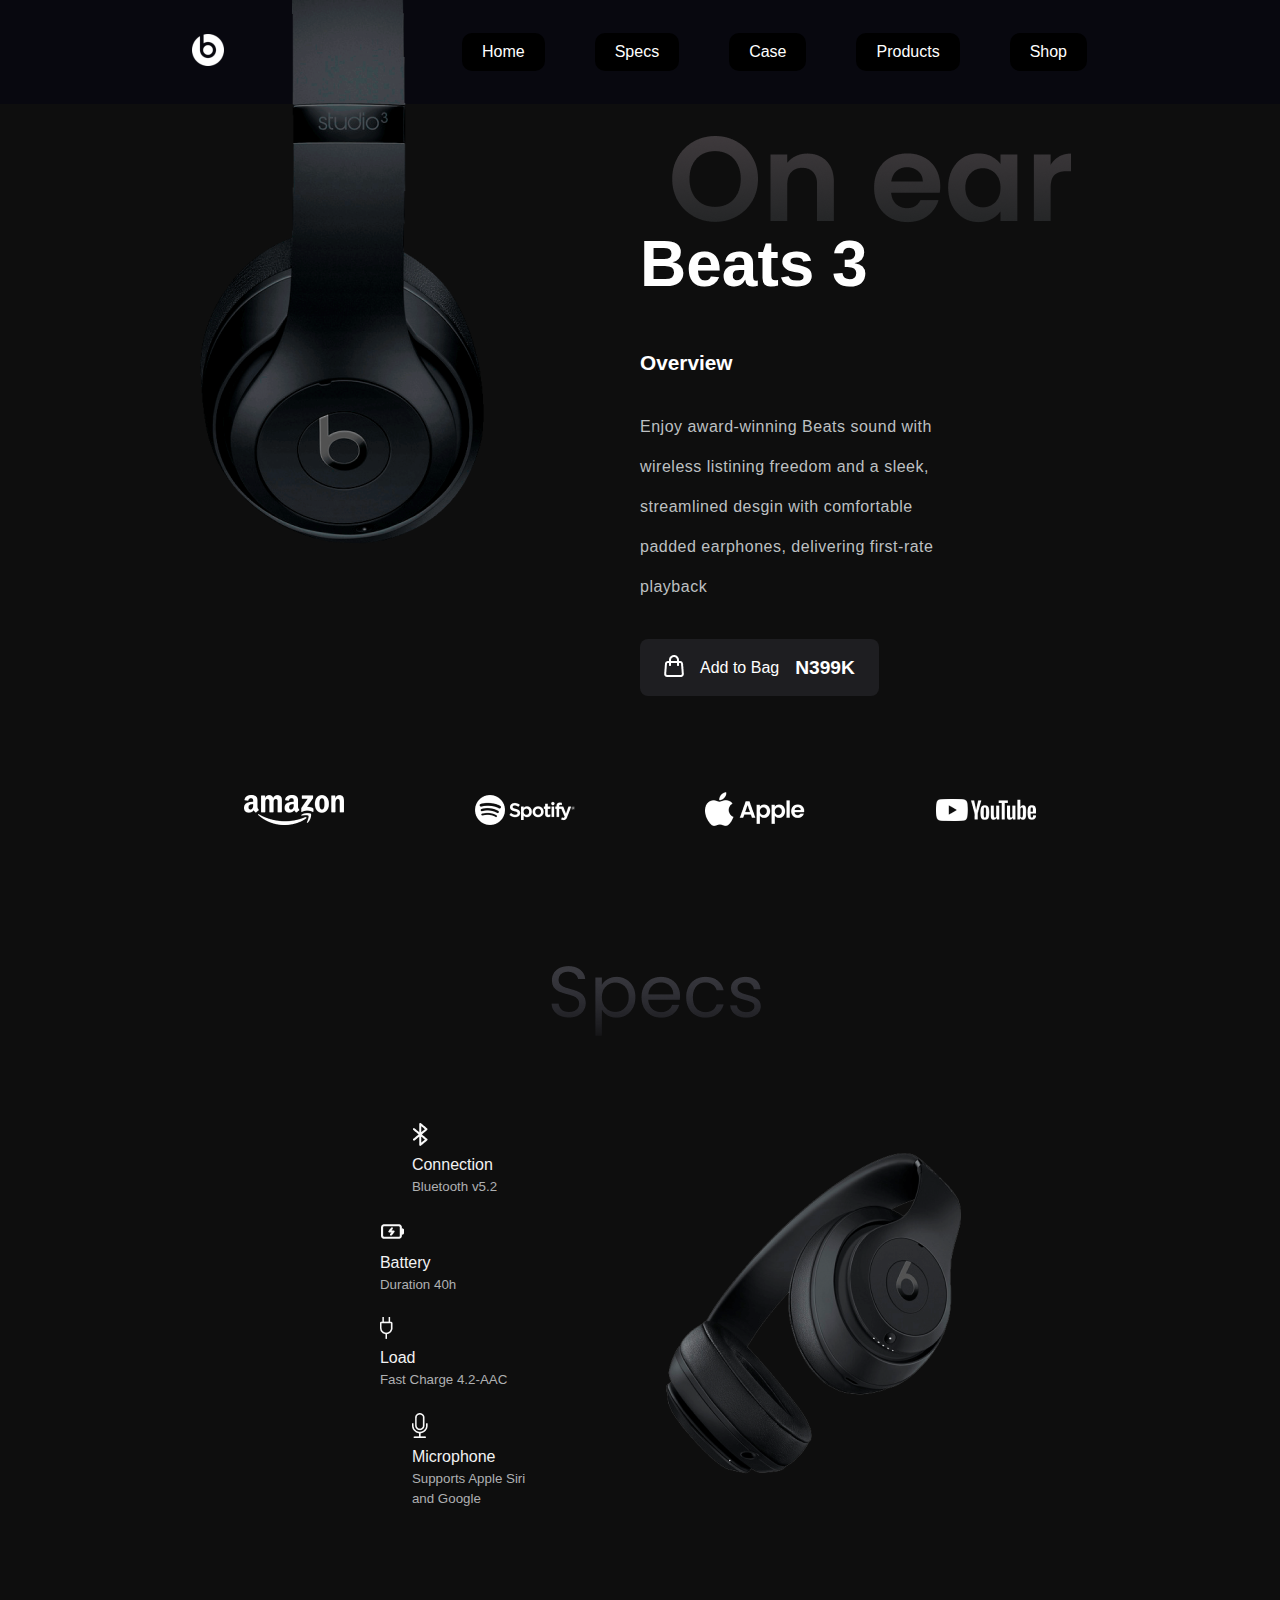
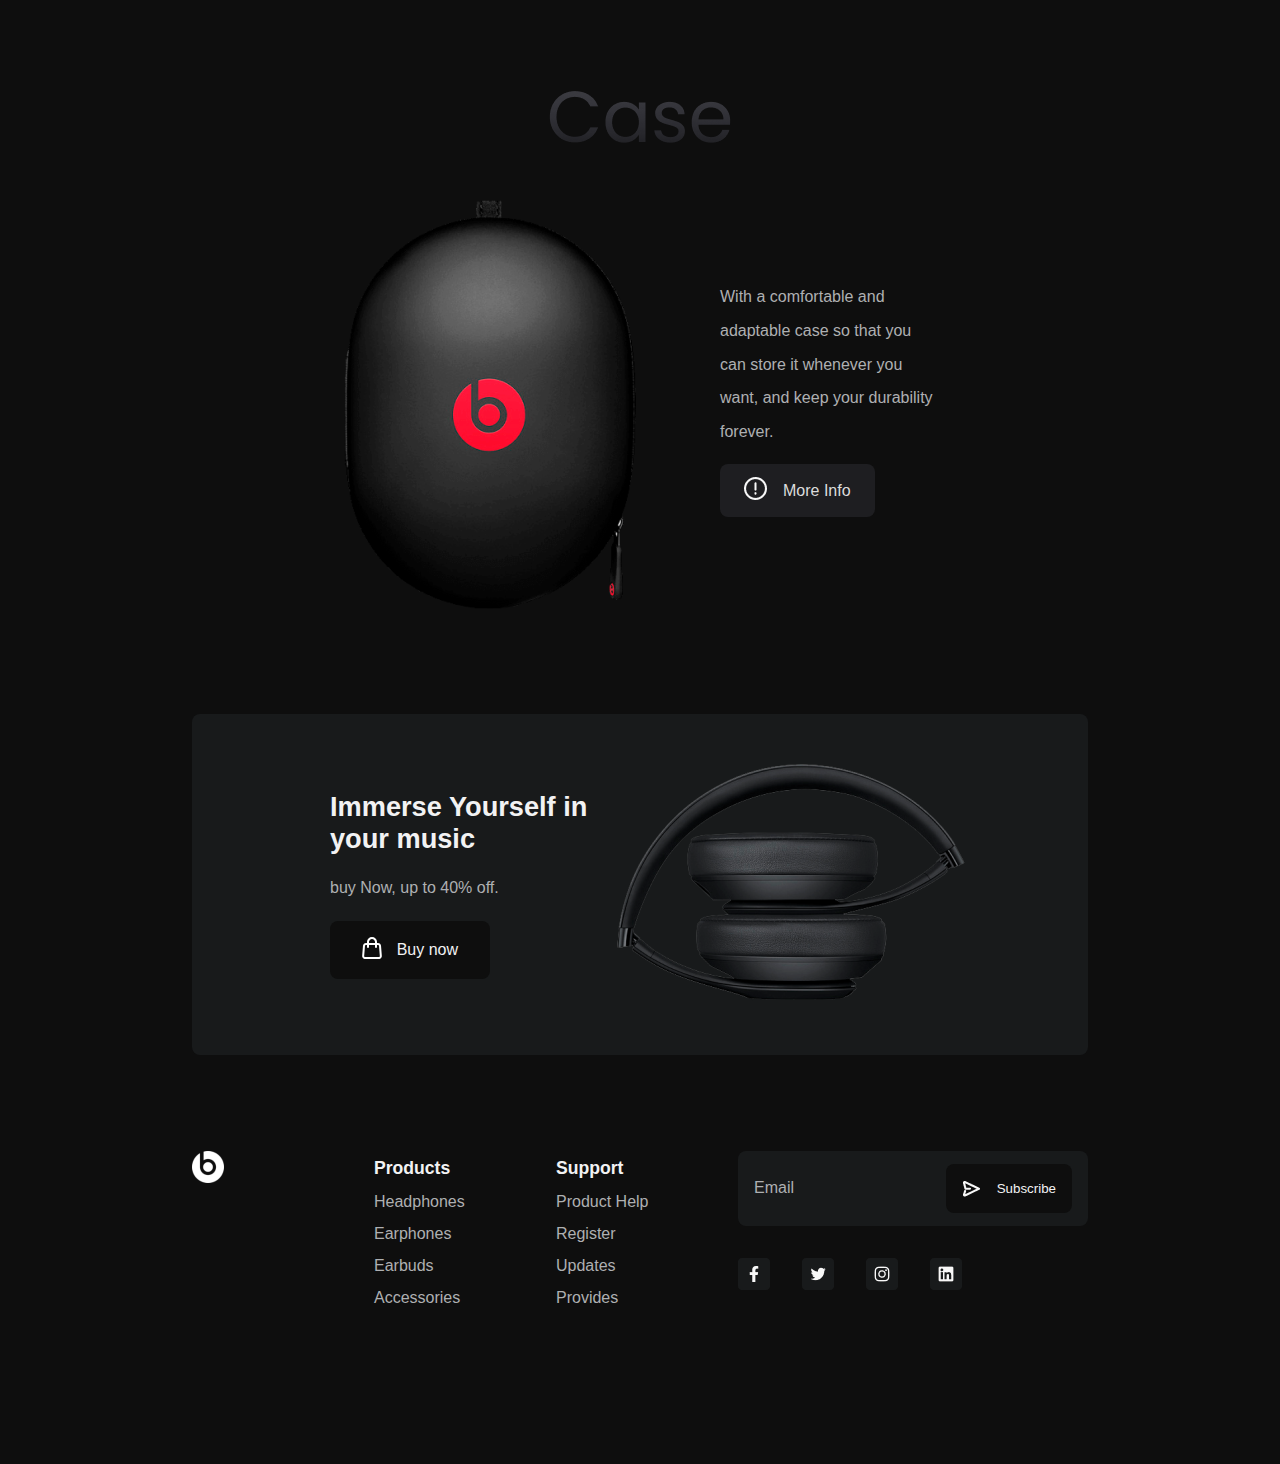
<file: Task-1_LandingPage/index.html>
<!DOCTYPE html>
<html lang="en">
  <head>
    <meta charset="UTF-8" />
    <meta http-equiv="X-UA-Compatible" content="IE=edge" />
    <meta name="viewport" content="width=device-width, initial-scale=1.0" />
    <link rel="stylesheet" href="style.css" />
    <title>Beats Landing Page</title>
  </head>

  <body>
    <nav>
      <div class="nav-container">
        <div>
          <img src="./Photos/beatsLogo.png" alt="" class="logo" />
        </div>
        <ul>
          <button class="home">Home</button>
          <button class="home">Specs</button>
          <button class="home">Case</button>
          <button class="home">Products</button>
          <button class="home">Shop</button>
        </ul>
      </div>
    </nav>
    <div class="section-2">
      <div class="section-2-container">
        <div class="left-content">
          <div>
            <img src="./Photos/mainImage.png" alt="" />
          </div>
        </div>
        <div class="right-content">
          <span>
            <img class="main-img" src="./Photos/onEar.png" alt="" />
          </span>
          <h1>Beats 3</h1>
          <h3>Overview</h3>
          <p>
            Enjoy award-winning Beats sound with wireless listining freedom and
            a sleek, streamlined desgin with comfortable padded earphones,
            delivering first-rate playback
          </p>
          <button class="bag">
            <span>
              <img src="./Icons/shoppingBag.png" alt="" />
            </span>
            <span>Add to Bag</span>
            <span>N399K</span>
          </button>
        </div>
      </div>
    </div>
  
    <div class="section-3">
      <div class="section-3-container">
        <img src="./Photos/amazonLogo.png" alt="" />
        <img src="./Photos/spotifyLogo.png" alt="" />
        <img src="./Photos/appleLogo.png" alt="" />
        <img src="./Photos/youtubeLogo.png" alt="" />
      </div>
    </div>
    <div class="section-4">
      <div class="section-4-container">
        <div class="title">
          <img src="./Icons/specsLogo.png" alt="" />
        </div>
        <div class="content">
          <div class="left-content">
            <div>
              <img src="./Icons/bluetooth.png" alt="" />
              <p>Connection</p>
              <small>Bluetooth v5.2</small>
            </div>
            <div>
              <img src="./Icons/battery.png" alt="" />
              <p>Battery</p>
              <small>Duration 40h</small>
            </div>
            <div>
              <img src="./Icons/charger.png" alt="" />
              <p>Load</p>
              <small>Fast Charge 4.2-AAC</small>
            </div>
            <div>
              <img src="./Icons/mic.png" alt="" />
              <p>Microphone</p>
              <small>Supports Apple Siri and Google</small>
            </div>
          </div>
          <div class="right-content">
            <div>
              <img src="./Photos/specsImage.png" alt="" />
            </div>
          </div>
        </div>
      </div>
    </div>
    <div class="section-5">
      <div class="section-5-container">
        <div class="title">
          <img src="./Icons/caseLogo.png" alt="" />
        </div>
        <div class="section-5-content">
          <div class="left-content">
            <div>
              <img src="./Photos/caseImage.png" alt="" />
            </div>
          </div>
          <div class="right-content">
            <p>
              With a comfortable and adaptable case so that you can store it
              whenever you want, and keep your durability forever.
            </p>
            <button class="more">
              <span>
                <img src="./Icons/group.png" alt="" />
              </span>
              <span>More Info</span>
            </button>
          </div>
        </div>
      </div>
    </div>
    <div class="section-6">
      <div class="section-6-container">
        <div class="main-content">
          <div class="left-content">
            <p>Immerse Yourself in your music</p>
            <small>buy Now, up to 40% off.</small>
            <button>
              <span>
                <img src="./Icons/Group.svg" alt="" />
              </span>
              <span>Buy now</span>
            </button>
          </div>
          <div class="right-content">
            <div>
              <img src="./Photos/buyNowSectionImage.png" alt="" />
            </div>
          </div>
        </div>
      </div>
    </div>
    <!-- footer -->
    <footer class="footer">
      <div class="footer-container">
        <div>
          <img src="./Photos/beatsLogo.png" alt="" />
        </div>
        <div>
          <ul>
            <li>Products</li>
            <li>Headphones</li>
            <li>Earphones</li>
            <li>Earbuds</li>
            <li>Accessories</li>
          </ul>
        </div>
        <div>
          <ul>
            <li>Support</li>
            <li>Product Help</li>
            <li>Register</li>
            <li>Updates</li>
            <li>Provides</li>
          </ul>
        </div>
        <div>
          <div class="email-container">
            <div class="email">
              <span>Email</span>
            </div>
            <div class="subscribe-button">
              <button>
                <img src="./Icons/rightArrow.png" alt="" /> Subscribe
              </button>
            </div>
          </div>
          <div class="social">
            <ul>
              <li><img src="./Icons/facebook.png" /></li>
              <li><img src="./Icons/twitter.png" /></li>
              <li><img src="./Icons/instagram.png" /></li>
              <li><img src="./Icons/linkedin.png" /></li>
            </ul>
          </div>
        </div>
      </div>
    </footer>
  </body>
</html>
</file>
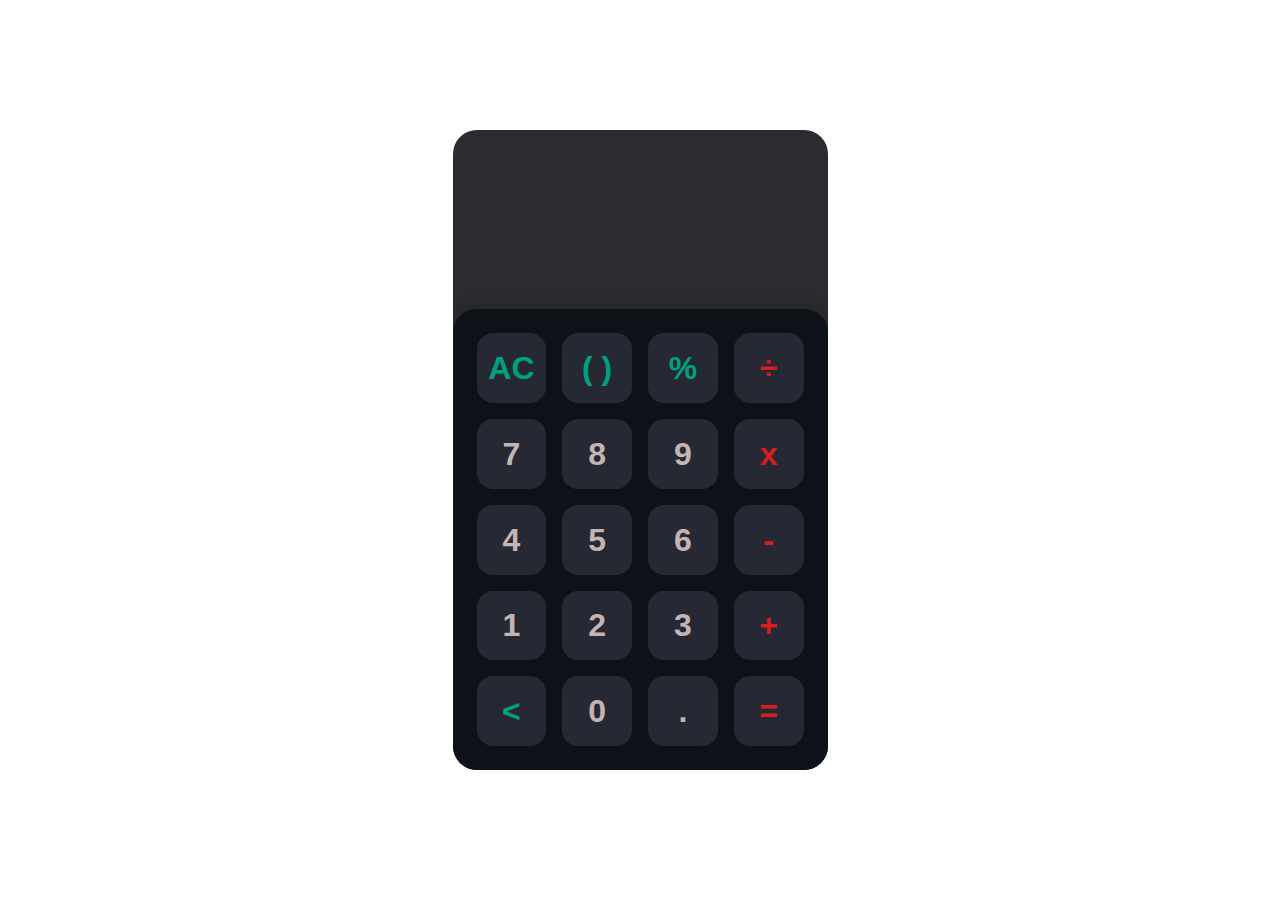
<file: Task-3_Calculator/index.html>
<!DOCTYPE html>
<html lang="en">
<head>
	<meta charset="UTF-8">
	<meta http-equiv="X-UA-Compatible" content="IE=edge">
	<meta name="viewport" content="width=device-width, initial-scale=1.0">
	<title>Calculator</title>
	<link rel="stylesheet" href="style.css" />
</head>
<body>
	
	<div class="app">

		<div class="calculator">

			<div class="display">
				<div class="content">
					<div class="input"></div>
					<div class="output"></div>
				</div>
			</div>

			<div class="keys">

				<div data-key="clear" class="key action">
					<span>AC</span>
				</div>

				<div data-key="brackets" class="key action">
					<span>( )</span>
				</div>

				<div data-key="%" class="key action">
					<span>%</span>
				</div>

				<div data-key="/" class="key operator">
					<span>÷</span>
				</div>

				<div data-key="7" class="key">
					<span>7</span>
				</div>

				<div data-key="8" class="key">
					<span>8</span>
				</div>

				<div data-key="9" class="key">
					<span>9</span>
				</div>

				<div data-key="*" class="key operator">
					<span>x</span>
				</div>

				<div data-key="4" class="key">
					<span>4</span>
				</div>

				<div data-key="5" class="key">
					<span>5</span>
				</div>

				<div data-key="6" class="key">
					<span>6</span>
				</div>

				<div data-key="-" class="key operator">
					<span>-</span>
				</div>

				<div data-key="1" class="key">
					<span>1</span>
				</div>

				<div data-key="2" class="key">
					<span>2</span>
				</div>

				<div data-key="3" class="key">
					<span>3</span>
				</div>

				<div data-key="+" class="key operator">
					<span>+</span>
				</div>

				<div data-key="backspace" class="key action">
					<span>&lt;</span>
				</div>

				<div data-key="0" class="key">
					<span>0</span>
				</div>

				<div data-key="." class="key">
					<span>.</span>
				</div>
				
				<div data-key="=" class="key operator">
					<span>=</span>
				</div>
			</div>

		</div>

	</div>

	<script src="main.js"></script>
</body>
</html>
</file>
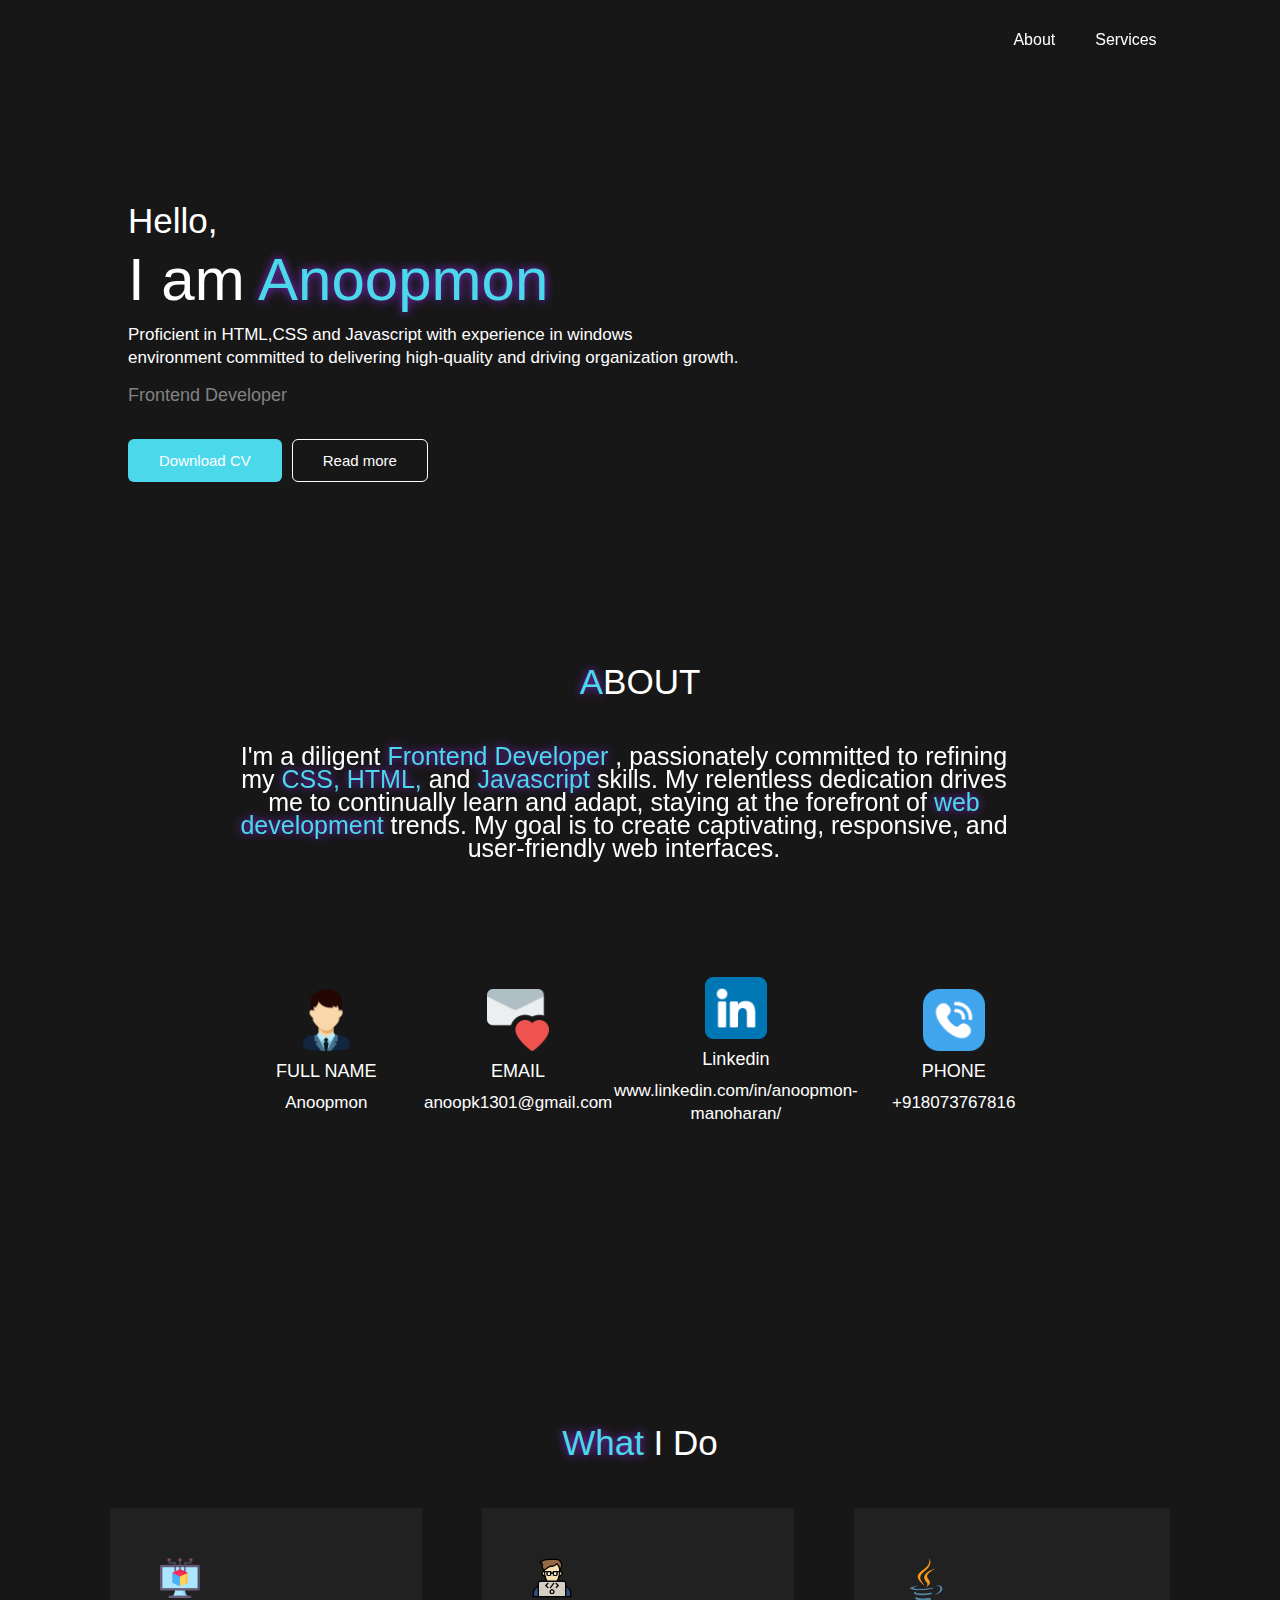
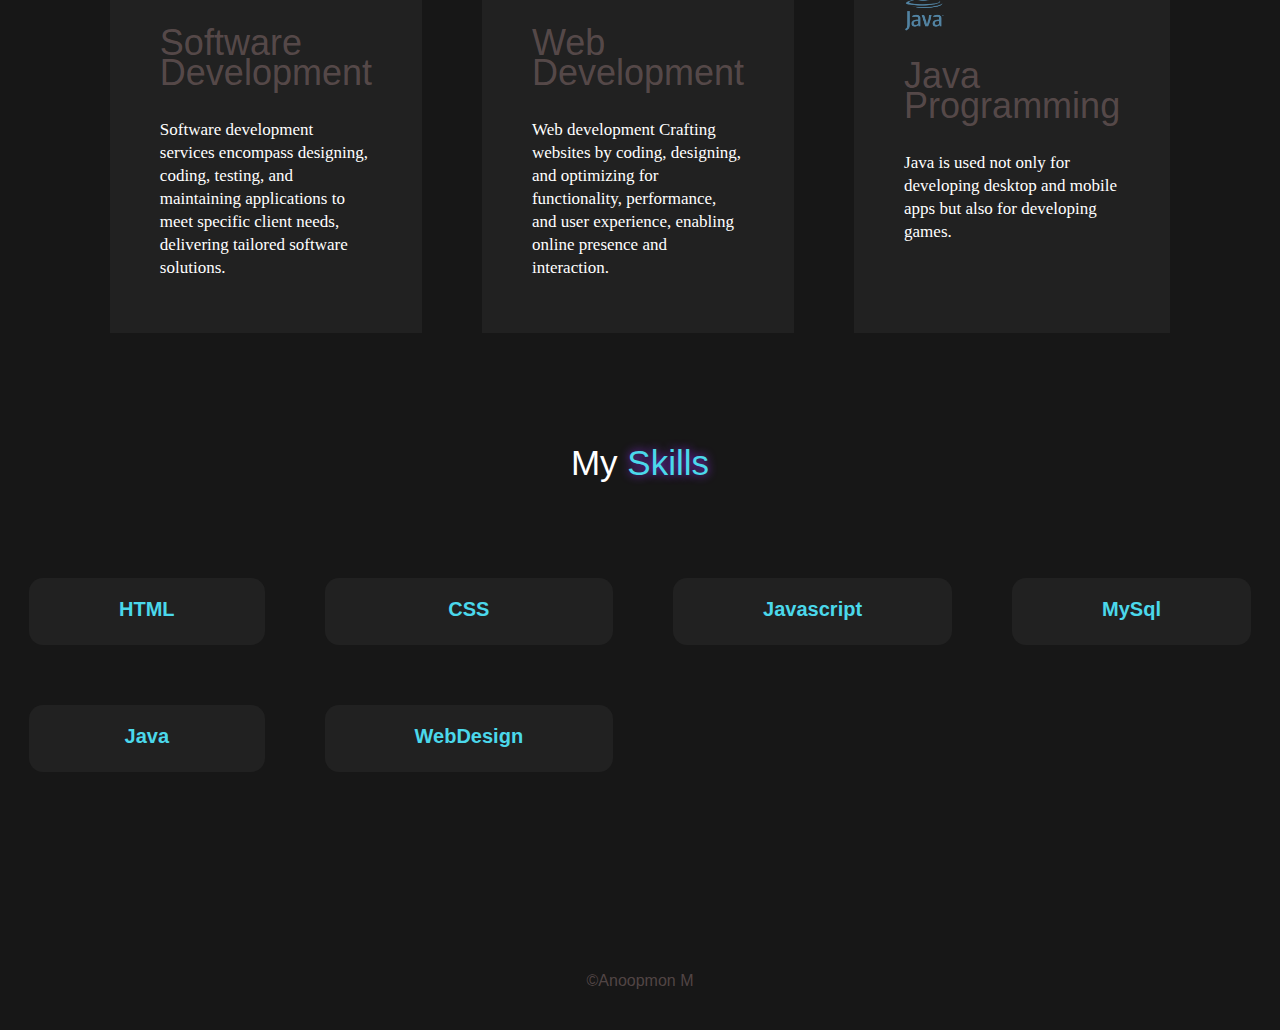
<file: Task-2_Portfolio/protofolio.html>
<!DOCTYPE html>
<html lang="en">

<head>
    <meta charset="UTF-8">
    <meta name="viewport" content="width=device-width, initial-scale=1.0">
    <link rel="stylesheet" href="app.css">
    <link rel="stylesheet" href="https://cdnjs.cloudflare.com/ajax/libs/font-awesome/6.4.2/css/all.min.css"/>
    <title>Portfolio</title>
    
    
</head>

<body>
    <nav>
        <div class="container nav-container">
            <a href="" class="logo">
                <img src="web-developer-logo-design-29b5d4.png" alt="">
            </a>
            <ul>
                <li><a href="#About">About </a></li>
                <li><a href="#Services">Services</a></li>
            </ul>
        </div>
    </nav>
    <header>
        <div class="header-container container">
            <div class="header-left">
                <h1>
                    Hello,

                    <p class="name"> I am <span>Anoopmon</span></p>
                </h1>
                <p>Proficient in HTML,CSS and Javascript with
                    experience in windows<br> environment
                    committed to delivering high-quality and driving organization growth.
                </p>

                <h5>Frontend Developer</h5>
                <br>
                <div class="header-action-aria">
                    <a href="Anoopmon M (2).pdf" download class="btn btn-primary">Download CV</a>
                    <a href="" class="btn">Read more</a>
                </div>
            </div>
    </header>

    <section id="About">
        <h1><span>A</span>BOUT</h1>
        <div class="container about-container">
            <p>I'm a diligent <span>Frontend Developer </span>, passionately committed to refining my <span> CSS, HTML,
                </span> and <span> Javascript </span> skills. My
                relentless dedication drives me to continually learn and adapt, staying at the forefront of <span>web
                    development</span> trends. My goal is to create captivating, responsive, and user-friendly web
                interfaces.</p>
        </div>
    </section>
    <section>
        <div class="about-content">
            <article class="about-article">
                <img src="man.png" alt="">
                <h5>FULL NAME</h5>
                <p>Anoopmon</p>

            </article>
            <article class="about-article">
                <img src="email.png" alt="">
                <h5>EMAIL</h5>
                <p>anoopk1301@gmail.com </p>

            </article>
            <article class="about-article">
                <img src="linkedin.png" alt="">
                <h5>Linkedin</h5>
                <p>www.linkedin.com/in/anoopmon-manoharan/</p>

            </article>
            <article class="about-article">
                <img src="telephone-call.png" alt="">
                <h5>PHONE </h5>
                <p>+918073767816</p>

            </article>
        </div>
    </section>
    <section id="Services">
        <h1><span>What</span> I Do</h1>

        <div class="container services-container">
            <article class="services-article">
                <img src="software.png" alt="">
                <h2>Software Development</h2>
                <p>Software development services encompass designing, coding, testing, and maintaining applications to
                    meet specific client needs, delivering tailored software solutions.</p>
            </article>
            <article class="services-article">
                <img src="coding.png" alt="">
                <h2>Web
                    Development</h2>
                <p>Web development

                    Crafting websites by coding, designing, and optimizing for functionality, performance, and user
                    experience, enabling online presence and interaction.</p>
            </article>
            <article class="services-article">
                <img src="Java_programming_language_logo.svg.png" alt="">
                <h2>Java Programming</h2>
                <p>

                    Java is used not only for developing desktop and mobile apps but also for developing games.</p>
            </article>
        </div>
    </section>

    <section id="skills">
        <h1>My <span>Skills</span></h1>
        <div class="container skills-container">
            <article class="skill-article">

                <h4>HTML </h4>
            </article>
            <article class="skill-article">

                <h4>CSS</h4>
            </article>
            <article class="skill-article">

                <h4>Javascript</h4>
            </article>
            <article class="skill-article">

                <h4>MySql</h4>
            </article>
            <article class="skill-article">

                <h4>Java</h4>
            </article>
            <article class="skill-article">

                <h4>WebDesign</h4>
            </article>


        </div>
    </section>
    <footer>
        &copy;Anoopmon M

    </footer>
    <script src="script.js"></script>

</body>
</html>
</file>
<file: Task-1_LandingPage/style.css>
* {
  padding: 0;
  margin: 0;
  box-sizing: border-box;
}

.home {
  color: white;
  background-color: black;
  border: none; 
  padding: 10px 20px;
  margin: 1px;
  font-size: 16px;
  cursor: pointer;
  border-radius: 10px;
  transition: background-color 0.3s ease, color 0.3s ease;
}

.home:hover {
  background-color: #54626b;
  color: #fff;
  box-shadow: 0 0 5px white;
}


body {
   background-color: #1515cf; 
  background-color: #fff;
  max-width: 1440px;
  overflow-x: hidden;
  margin: 0 auto;
  font-family: sans-serif;
}

nav {
  background-color: #08080f;
  padding: 2rem 15%;
  color: #fff;
}

.nav-container {
  display: flex;
  justify-content: space-between;
  align-items: center;
}

.nav-container ul {
  display: flex;
  align-items: center;
  gap: 3rem;
  font-weight: 600;
}

li {
  list-style-type: none;
}

.nav-container ul li:last-child button {
  margin-left: 4rem;
  background-color: #1e1e21;
  padding: 1rem 3rem;
  border-radius: 0.5rem;
  -webkit-border-radius: 0.5rem;
  -moz-border-radius: 0.5rem;
  -ms-border-radius: 0.5rem;
  -o-border-radius: 0.5rem;
  color: #fff;
  border: 0;
  font-size: 1rem;
}

.section-2 {
  background-color: #0e0e0e;
  padding: 2rem 15%;
  color: #fff;
}

.section-2-container {
  width: 100%;
  display: flex;
}

.section-2-container .left-content,
.section-2-container .right-content {
  width: 50%;
  position: relative;
}

.section-2-container .left-content img {
  position: absolute;
  top: -18rem;
  left: 0rem;
}

.section-2-container .right-content h1 {
  font-size: 4rem;
  margin-bottom: 50px;
}

.section-2-container .right-content h3 {
  font-size: 1.3rem;
  margin-bottom: 2rem;
}

.section-2-container .right-content p {
  color: #bdc0c2;
  line-height: 2.5;
  letter-spacing: 0.5px;
  width: 70%;
  margin-bottom: 2rem;
}

.section-2-container .right-content button {
  padding: 1rem 1.5rem;
  background-color: #1e1e21;
  color: #fff;
  display: flex;
  align-items: center;
  justify-content: space-between;
  gap: 1rem;
  border-radius: 0.5rem;
  -webkit-border-radius: 0.5rem;
  -moz-border-radius: 0.5rem;
  -ms-border-radius: 0.5rem;
  -o-border-radius: 0.5rem;
  border: none;
  cursor: pointer;
}

.section-2-container .right-content button span:nth-child(2) {
  font-size: 1rem;
}

.section-2-container .right-content button span:nth-child(3) {
  font-weight: 900;
  font-size: 1.2rem;
}

.bag:hover{
  background-color: #54626b;
  color: #fff;
  box-shadow: 0 0 5px white;
}
.main-img {
  position: relative;
  left: 2rem;
}

@media screen and (max-width: 1216px) {
  .section-2-container .left-content img {
    left: 3rem;
  }
  .section-2-container .right-content p {
    width: 80%;
  }
}

.section-3 {
  background-color: #0e0e0e;
  padding: 4rem 10%;
  color: #fff;
}

.section-3-container {
  display: flex;
  justify-content: space-around;
  align-items: center;
  width: 90%;
  margin: 0 auto;
}

.section-4 {
  background-color: #0e0e0e;
  padding: 4rem 10%;
  color: #f2f2f3;
}

.title {
  text-align: center;
}

.section-4-container {
  display: flex;
  flex-direction: column;
}

.section-4-container .content {
  display: flex;
  justify-content: center;
  align-items: center;
  gap: 80px;
  padding: 3rem 0;
}

.section-4-container div {
  padding: 0.7rem;
}

.section-4-container div:nth-child(2),
.section-4-container div:nth-child(3) {
  position: relative;
  left: -1rem;
}
.section-4-container div:first-child,
.section-4-container div:last-child {
  position: relative;
  left: 1rem;
}

.section-4-container .left-content div {
  line-height: 1.5;
}

.section-4-container .left-content div small {
  color: #aeb0b2;
  display: block;
}

.section-4-container .left-content div:last-child small {
  color: #aeb0b2;
  width: 120px;
  display: block;
}

.section-5 {
  background-color: #0e0e0e;
  padding: 3rem 10%;
  color: #aeb0b2;
}

.section-5-container {
  display: flex;
  flex-direction: column;
  justify-content: center;
  align-items: center;
}

.section-5-content {
  display: flex;
  justify-content: center;
  align-items: center;
  gap: 80px;
  padding: 3rem 0;
}

.section-5-content .right-content {
  width: 220px;
  line-height: 2.1;
}

.section-5-content .right-content button {
  display: flex;
  align-items: center;
  gap: 1rem;
  padding: 0.8rem 1.5rem;
  border: 0;
  border-radius: 0.5rem;
  -webkit-border-radius: 0.5rem;
  -moz-border-radius: 0.5rem;
  -ms-border-radius: 0.5rem;
  -o-border-radius: 0.5rem;
  background-color: #1e1e21;
  color: #dcdcdc;
  font-size: 1rem;
  margin: 1rem 0;
  cursor: pointer;
}

.section-5-content .right-content button:hover{
  box-shadow: 0 0 5px white;
}

.section-6 {
  color: #aeb0b2;
  background-color: #0e0e0e;
  padding-bottom: 3rem;
}

.section-6-container {
  background-color: #181a1b;
  margin: 0 15%;
  padding: 3rem 10%;
  border-radius: 0.5rem;
  -webkit-border-radius: 0.5rem;
  -moz-border-radius: 0.5rem;
  -ms-border-radius: 0.5rem;
  -o-border-radius: 0.5rem;
}

.section-6-container .main-content {
  width: 100%;
  display: flex;
  justify-content: center;
}

.section-6-container .main-content .left-content,
.section-6-container .main-content .right-content {
  width: 50%;
}

.section-6-container .left-content {
  display: flex;
  flex-direction: column;
  justify-content: center;
  width: 300px !important;
}

.section-6-container .left-content p {
  font-size: 1.7rem;
  font-weight: 600;
  color: #f2f2f3;
}

.section-6-container .left-content small {
  font-size: 1rem;
  padding: 1.5rem 0;
}

.section-6-container .left-content button {
  display: flex;
  align-items: center;
  justify-content: space-between;
  padding: 1rem 2rem;
  background-color: #0e0e0e;
  border: 0;
  border-radius: 0.5rem;
  -webkit-border-radius: 0.5rem;
  -moz-border-radius: 0.5rem;
  -ms-border-radius: 0.5rem;
  -o-border-radius: 0.5rem;
  width: 160px;
  color: #f2f2f3;
  font-size: 1rem;
  cursor: pointer;
}
.section-6-container .left-content button:hover {
  box-shadow: 0 0 5px white;
}

.section-6-container .right-content {
  display: flex;
  justify-content: center;
  align-items: center;
}

.footer {
  background-color: #0e0e0e;
  padding: 3rem 15%;
  color: #aeb0b2;
  padding-bottom: 150px;
}

.footer-container {
  display: grid;
  grid-template-columns: 1fr 1fr 1fr auto;
}

.footer-container div ul li {
  line-height: 2;
  cursor: pointer;
  margin-right: 1rem;
}
.footer-container div ul li:hover {
  background-color: #54626b;
  color: #fff;
  box-shadow: 0 0 2px white;

}
.footer-container div ul li:first-child {
  font-weight: 700;
  color: #f2f2f3;
  font-size: 1.1rem;
}

.email-container {
  width: 350px;
  background-color: #181a1b;
  display: flex;
  padding: 0.8rem 1rem;
  border-radius: 0.5rem;
  -webkit-border-radius: 0.5rem;
  -moz-border-radius: 0.5rem;
  -ms-border-radius: 0.5rem;
  -o-border-radius: 0.5rem;
  display: flex;
  justify-content: space-between;
  align-items: center;
}

.subscribe-button button {
  padding: 1rem 1rem;
  background-color: #0e0e0e;
  border: 0;
  border-radius: 0.5rem;
  -webkit-border-radius: 0.5rem;
  -moz-border-radius: 0.5rem;
  -ms-border-radius: 0.5rem;
  -o-border-radius: 0.5rem;
  color: #f2f2f3;
  display: flex;
  align-items: center;
  gap: 1rem;
}
.subscribe-button button:hover {
box-shadow: 0 0 5px white;
}

.social ul {
  margin-top: 2rem;
  display: flex;
  gap: 1rem;
}
</file>
<file: Task-3_Calculator/style.css>
* {
	margin: 0;
	padding: 0;
	box-sizing: border-box;
	font-family: sans-serif;
}

.app {
	display: flex;
	justify-content: center;
	align-items: center;
	height: 100vh;
}

.calculator {
	background-color: #2a2c30;
	width: 100%;
	max-width: 375px;
	min-height: 640px;
	display: flex;
	flex-direction: column;
	border-radius: 1.5rem;
	overflow: hidden;
}

.display {
	min-height: 100px;
	padding: 1.5rem;
	display: flex;
	justify-content: flex-end;
	align-items: flex-end;
	color: rgb(240, 236, 236);
	text-align: right;
	flex: 1 1 0%;
}

.display .content {
	display: flex;
	flex-direction: column;
	justify-content: flex-end;
	width: 100%;
	max-width: 100%;
	overflow: auto;
}

.display .input {
	width: 100%;
	font-size: 2.30rem;
	margin-bottom: 0.5rem;
}

.display .output {
	font-size: 3rem;
	font-weight: 700;
	width: 100%;
	white-space: nowrap;
}

.display .operator {
	color: #EB6666;
}

.display .brackets,
.display .percent {
	color: #2a5e54;
}

.keys {
	background-color: #0d1118;
	padding: 1.5rem;
	border-radius: 1.5rem 1.5rem 0 0;
	display: grid;
	grid-template-columns: repeat(4, 1fr);
	grid-template-rows: repeat(5, 1fr);
	grid-gap: 1rem;
	box-shadow: 0px -2px 16px rgba(0, 0, 0, 0.2);
}

.keys .key {
	position: relative;
	cursor: pointer;

	display: block;
	height: 0;
	padding-top: 100%;
	background-color: #262933;
	border-radius: 1rem;
	transition: 0.2s;
	user-select: none;
}

.keys .key span {
	position: absolute;
	top: 50%;
	left: 50%;
	transform: translate(-50%, -50%);

	font-size: 2rem;
	font-weight: 700;
	color: #c4b5b5;
}

.keys .key:hover {
	box-shadow: inset 0px 0px 8px rgba(173, 162, 162, 0.2);
}

.keys .key.operator span {
	color: #d51e1e;
}

.keys .key.action span {
	color: #00a083;
}
</file>
<file: Task-2_Portfolio/app.css>
* {
    margin: 0;
    padding: 0;
    box-sizing: border-box;
    text-decoration: none;
    list-style: none;
    font-family: 'Trebuchet MS', 'Lucida Sans Unicode', 'Lucida Grande', 'Lucida Sans', Arial, sans-serif;
    outline: none;
}
:root{
    --color-white:#ffffff;
    --color-light:#828282;
    --color-primary:#4bd8eb;
    --color-dark:#212121;
    --color-border:#7e686895;
    --color-bg:#171717;

}
body{
    background: var(--color-bg);
    color: var(--color-white);
}
  h1{
    font-size: 35px;
    font-weight: 400;
    color: white;
    line-height: 30px;
    margin: 1rem 0;
    
    
 }
h2{
    font-size: 36px;
    font-weight: 500;
    line-height: 30px;
    color:var(--color-border);

}
h4{
    font-size: 20px;
    font-weight: 600;
    line-height: 31px;
    color:var(--color-primary);

}
h5{
    font-size: 18px;
    font-weight: 500;
    line-height: 20px;
    color:white;

}
p{
    color:var(--color-white);
    font-size: 17px;
    line-height: 23px;
}
.btn{
    
    display: inline-block;
    width: fit-content;
    border: 1px solid white;
    padding: 12px 30px;
    font-size: 15px;
    font-weight: 500;
    transition: .4s ease;
    color:#ffff;
    border-radius: 6px;
}
.btn:hover{
    background: white;
    color: var(--color-bg);
    border-color:transparent ;
}
.btn-primary{
    background: var(--color-primary);
    border-color: transparent;
    
}
.container{
    max-width: 160px;
    width: 90%;
    margin: 0 auto;
    
}
nav{
    height: 5rem;
    width: 100%;
    position:fixed ;
    top:0;
    right: 0;
    
}
.nav-container  {
  
  height: 100%;
  justify-content: center;
  align-items: center;
  display: flex;

}

ul {
    display: block;
    list-style-type: disc;
    margin-block-start: 1em;
    margin-block-end: 1em;
    margin-inline-start: 950px;
    margin-inline-end:100px;
    padding-inline-start: 40px;
    
}
.logo h2{
    color: white;
    font-size: 32px;
}
.nav-container ul{
    display: flex;
    align-items: center;
    gap:40px;
}
.nav-container ul li a{
    color: #ffffff;
    font-size: 16px;
    font-weight: 400;
    transition: .4s ease;
    
}
.nav-container ul li a:hover{
    color:var(--color-primary);
}
span{
     
    color: var(--color-primary);
    text-shadow:0 0 10px blueviolet;
    
}
header{
    margin-top: 190px;
    

    
}

.header-container{
    display: grid;
    grid-template-columns: 548% 120%;
    align-items: center;
    margin-left: 10%;
}
img{
    width: 170%;
    display: block;
    
    
}
.header-container p{
    width: 90%;
    margin: 2rem 0 1rem;
    font-style:normal;
}
.name{
    width: 50px;
    font-size: 60px;
    font-weight: 500;
}
.header-container h5{
    margin: 1rem 0;
    color: var(--color-light);
}
.header-action-aria{
    display: flex;
    gap: 10px;
    align-items: center;
}
#About{
    padding-top:170px;
}
section>h1{
    text-align: center;
    margin-bottom: 44px;
    margin-top: 15px;
}
.about-container p{
    
    margin: 4px auto;
    width: 62%;
    position: absolute;
    margin-left: -26%;
    font-style:normal;
    font-weight: 55px;
    text-align: center;
    font-size: 25px;

    
}
.about-content{
margin-top: 600%;
display: grid;
margin: 280px 18%;
grid-template-columns: repeat(4,1fr);
justify-content: center;
align-items: center;

}
.about-article{
    display: flex;
    justify-content: center;
    align-items: center;
    flex-direction: column;
    margin: auto;
    gap: 10px;
    text-align: center;
}
.about-article img{
    width: 62px;
}
#Services{
    padding-top: 8px;
    
}

.services-container{
    display: grid;
    grid-template-columns: repeat(3,1fr);
    gap:60px;
    margin-top: 50px;
   justify-content: center;
}
.services-article{
    background: var(--color-dark);
    display: flex;
    flex-direction: column;
    gap: 30px;
    padding: 50px;
    border-bottom: 4px solid transparent;
}
.services-article:hover{
    border-color: var(--color-primary);
}
.services-article img{
    width: 40px;
}
.services-article p{
    font-family:'Times New Roman', Times, serif;
}

#skills{
    padding-top: 100px;
    
}

.skills-container{
    display: grid;
    grid-template-columns: repeat(4,1fr);
    gap:60px;
    margin-top: 100px;
   justify-content: center;
   text-align: center;

}
.skill-article{
    background: var(--color-dark);
    display: flex;
    flex-direction: column;
    text-align: center;
    justify-content: center;
    padding:16px 90px;
    border-radius: 14px;
    
    border-bottom: 4px solid transparent;
}
.skill-article:hover{
    border-color: var(--color-primary);
    
}

footer{
    margin-top:200px ;
    margin-bottom: 40px ;
    text-align: center;
    color:var(--color-border);
}
.naWinScroll{
    background: var(--color-dark);
    box-shadow: 0 0.1rem rgba(0,0,0,0,7);
}
</file>
